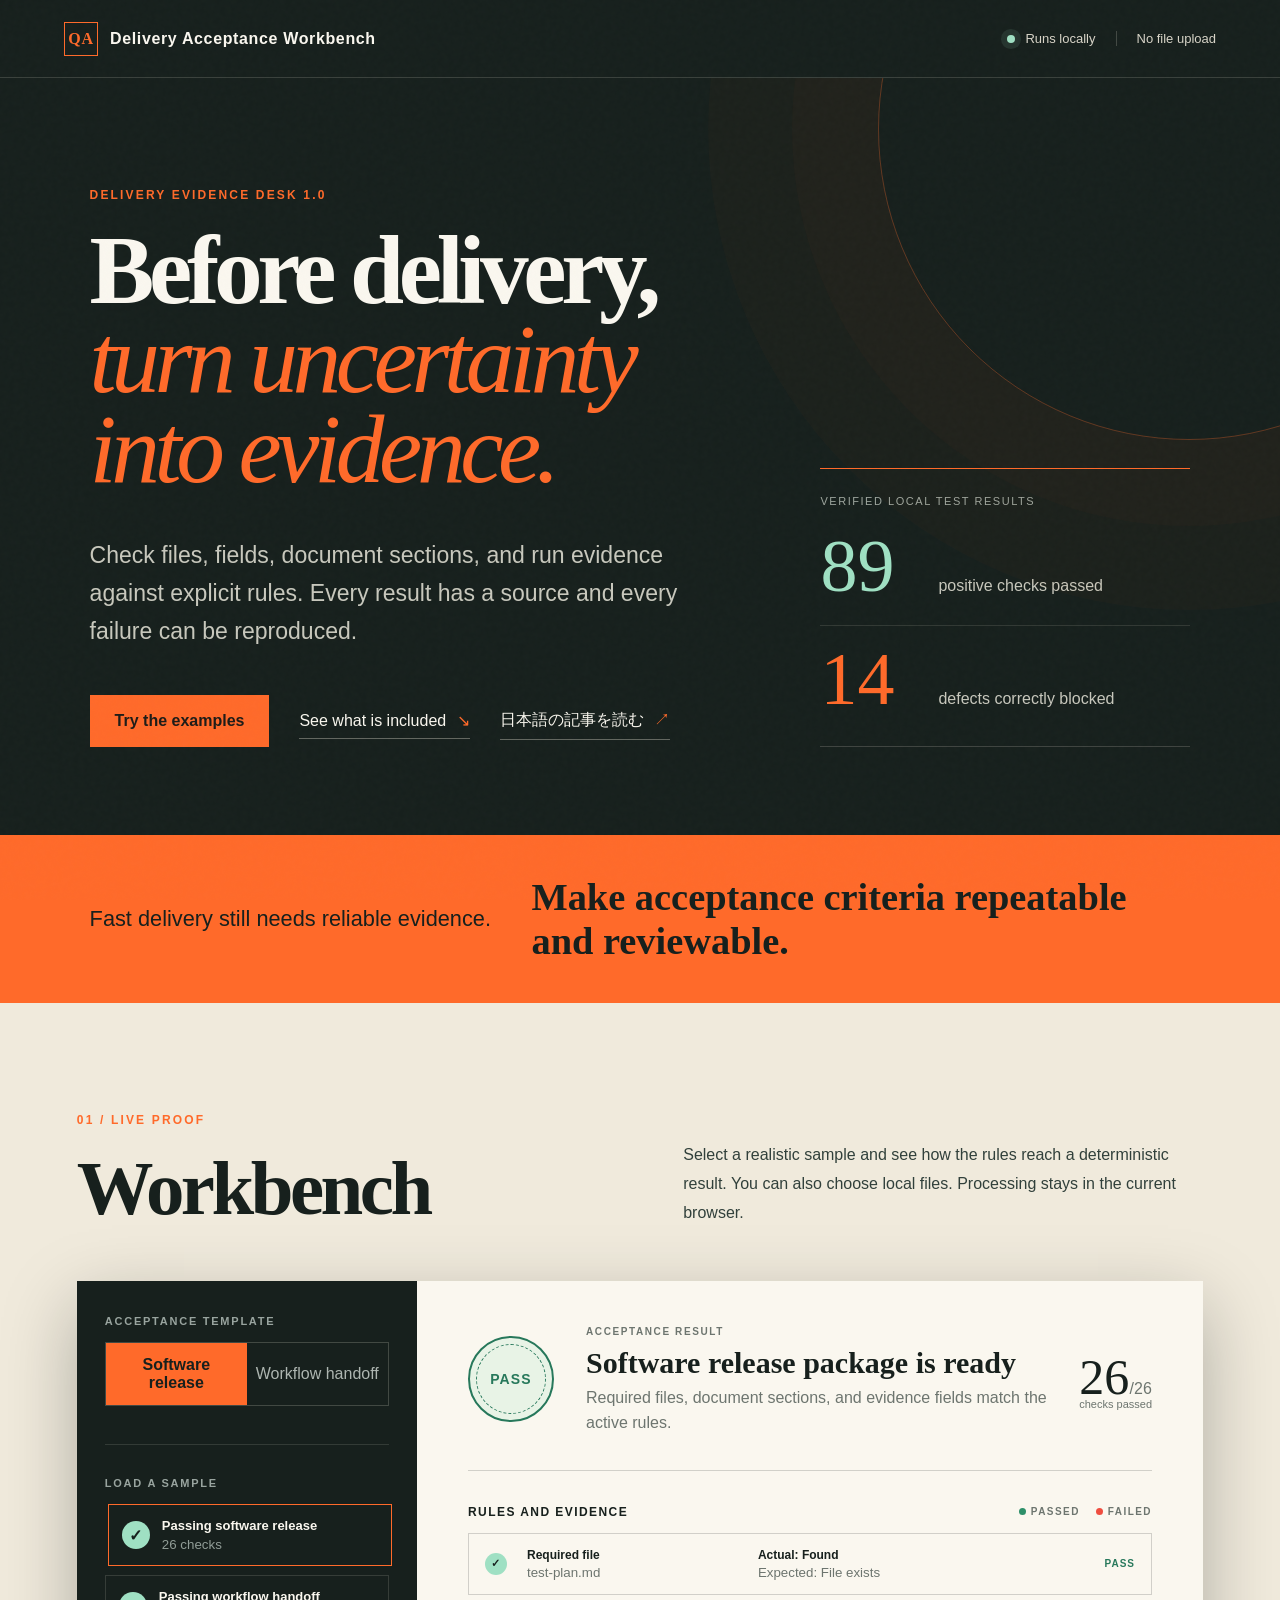
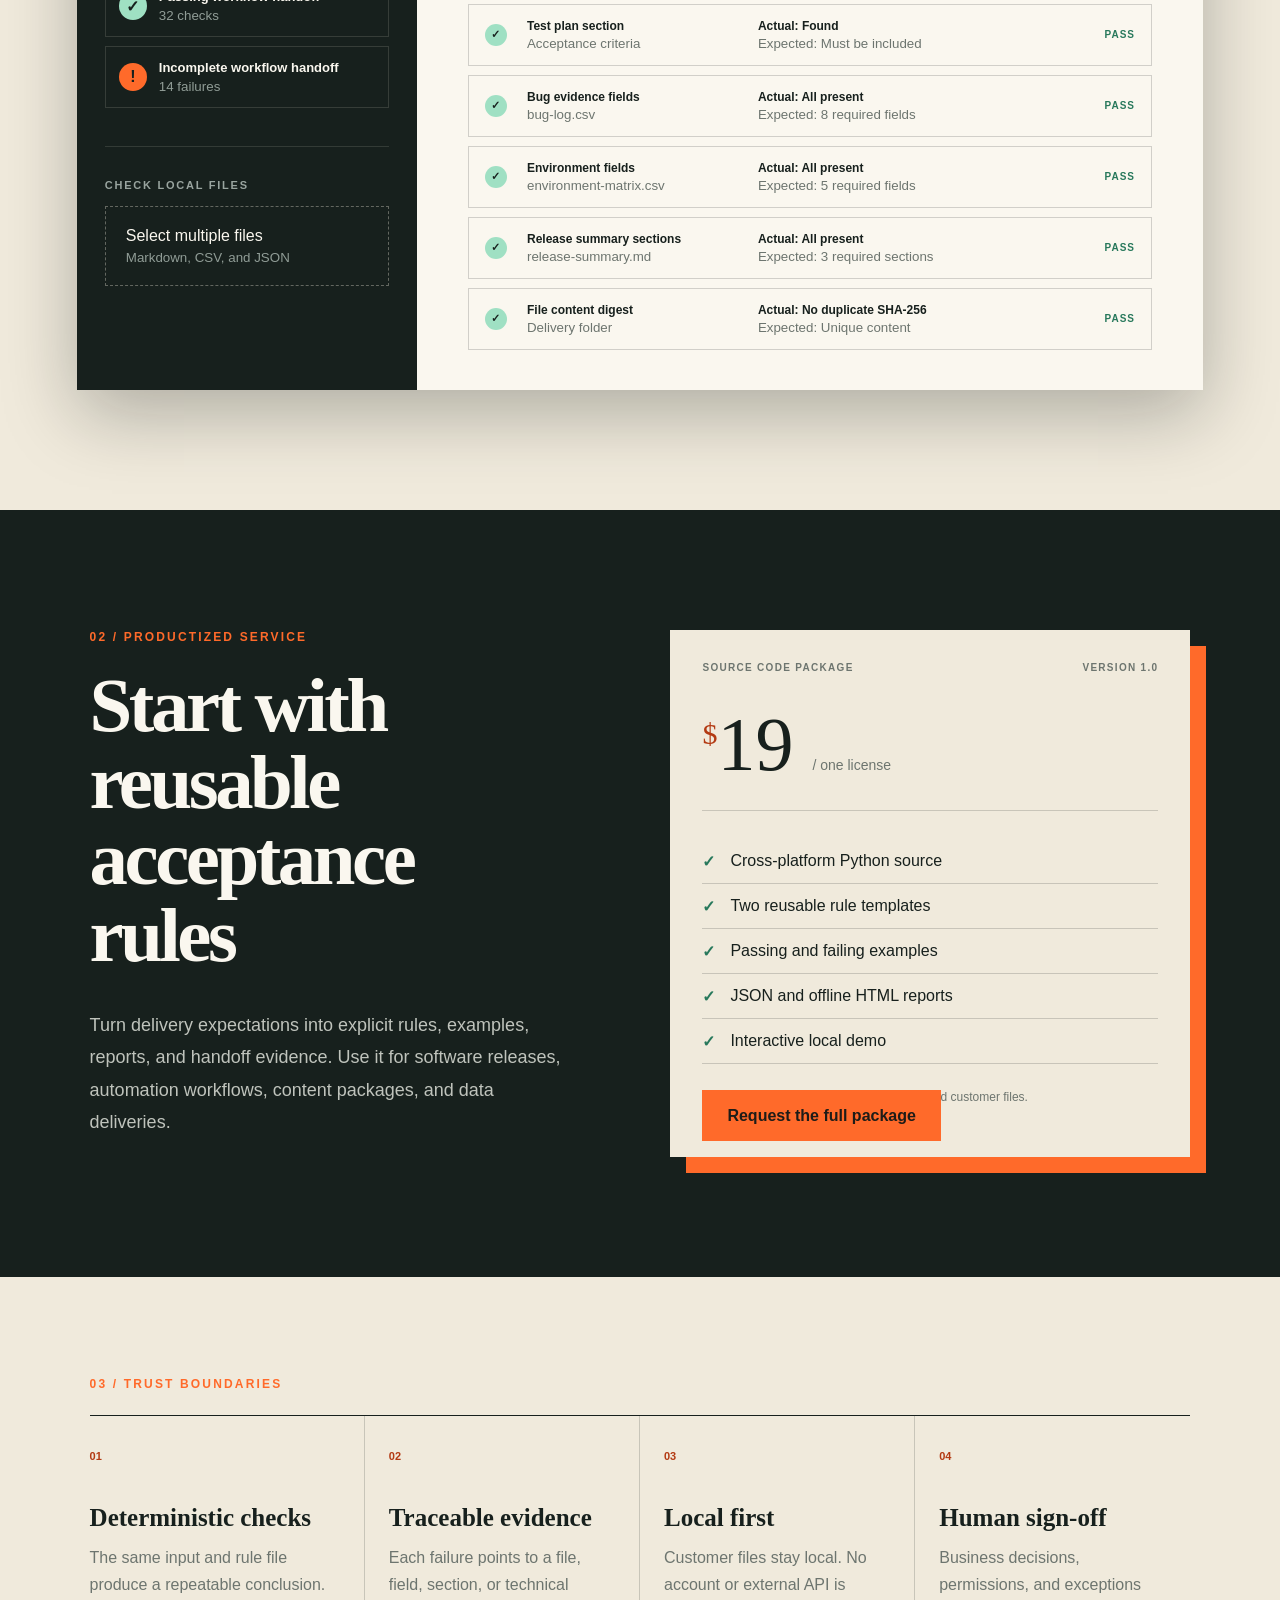
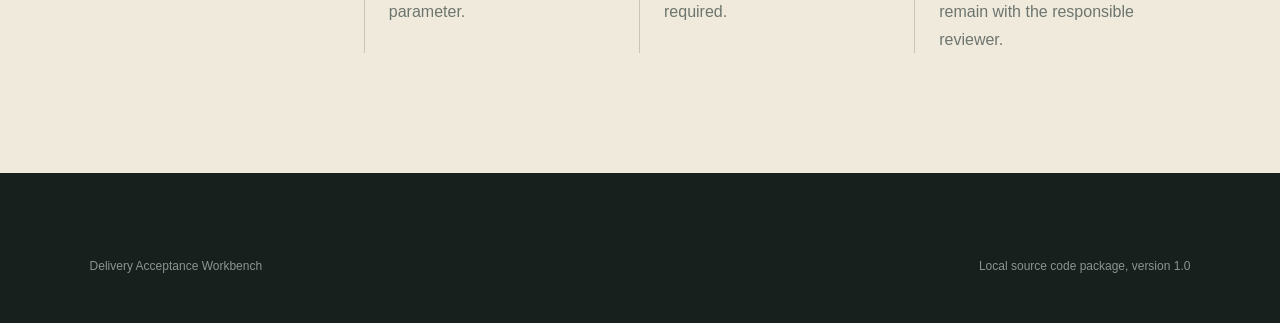
<file: index.html>
<!doctype html>
<html lang="en">
<head>
  <meta charset="utf-8">
  <meta name="viewport" content="width=device-width, initial-scale=1">
  <meta name="description" content="A local demo for checking software release and workflow handoff packages with deterministic rules.">
  <title>Delivery Acceptance Workbench</title>
  <link rel="stylesheet" href="styles.css">
</head>
<body>
  <div class="grain" aria-hidden="true"></div>
  <header class="topbar">
    <a class="brand" href="#top" aria-label="Delivery Acceptance Workbench home">
      <span class="brand-mark">QA</span>
      <span>Delivery Acceptance Workbench</span>
    </a>
    <div class="topbar-meta">
      <span class="live-dot" aria-hidden="true"></span>
      <span>Runs locally</span>
      <span class="privacy">No file upload</span>
    </div>
  </header>

  <main id="top">
    <section class="hero">
      <div class="hero-copy">
        <p class="eyebrow">DELIVERY EVIDENCE DESK 1.0</p>
        <h1>Before delivery,<br><em>turn uncertainty into evidence.</em></h1>
        <p class="hero-lede">Check files, fields, document sections, and run evidence against explicit rules. Every result has a source and every failure can be reproduced.</p>
        <div class="hero-actions">
          <a class="primary-button" href="#workbench">Try the examples</a>
          <a class="text-link" href="#service">See what is included <span>↘</span></a>
          <a class="text-link" href="articles/mobile-game-release-evidence-ja.html" lang="ja">日本語の記事を読む <span>↗</span></a>
        </div>
      </div>
      <div class="hero-proof" aria-label="Verified local test results">
        <span class="proof-label">VERIFIED LOCAL TEST RESULTS</span>
        <strong>89</strong>
        <span>positive checks passed</span>
        <div class="proof-rule"></div>
        <strong class="proof-fail">14</strong>
        <span>defects correctly blocked</span>
      </div>
    </section>

    <section class="manifesto" aria-label="Value statement">
      <p>Fast delivery still needs reliable evidence.</p>
      <p class="manifesto-focus">Make acceptance criteria repeatable and reviewable.</p>
    </section>

    <section class="workbench" id="workbench">
      <div class="workbench-head">
        <div>
          <p class="section-index">01 / LIVE PROOF</p>
          <h2>Workbench</h2>
        </div>
        <p>Select a realistic sample and see how the rules reach a deterministic result. You can also choose local files. Processing stays in the current browser.</p>
      </div>

      <div class="desk">
        <aside class="control-panel">
          <div class="control-block">
            <span class="control-label">Acceptance template</span>
            <div class="segmented" role="group" aria-label="Acceptance template">
              <button class="template-button active" type="button" data-template="software">Software release</button>
              <button class="template-button" type="button" data-template="workflow">Workflow handoff</button>
            </div>
          </div>

          <div class="control-block">
            <span class="control-label">Load a sample</span>
            <button class="sample-button active" type="button" data-sample="software-pass">
              <span class="sample-icon pass">✓</span>
              <span><strong>Passing software release</strong><small>26 checks</small></span>
            </button>
            <button class="sample-button" type="button" data-sample="workflow-pass">
              <span class="sample-icon pass">✓</span>
              <span><strong>Passing workflow handoff</strong><small>32 checks</small></span>
            </button>
            <button class="sample-button" type="button" data-sample="workflow-fail">
              <span class="sample-icon fail">!</span>
              <span><strong>Incomplete workflow handoff</strong><small>14 failures</small></span>
            </button>
          </div>

          <div class="control-block upload-block">
            <span class="control-label">Check local files</span>
            <label class="upload-label" for="file-input">
              <span>Select multiple files</span>
              <small>Markdown, CSV, and JSON</small>
            </label>
            <input id="file-input" type="file" multiple accept=".md,.csv,.json,.txt">
          </div>
        </aside>

        <div class="results-panel" aria-live="polite">
          <div class="result-summary">
            <div class="status-seal pass" id="status-seal">
              <span id="status-word">PASS</span>
            </div>
            <div class="summary-copy">
              <span class="summary-kicker">Acceptance result</span>
              <h3 id="summary-title">Software release package is ready</h3>
              <p id="summary-description">Required files, document sections, and evidence fields match the active rules.</p>
            </div>
            <div class="score">
              <strong id="score-passed">26</strong>
              <span>/</span>
              <span id="score-total">26</span>
              <small>checks passed</small>
            </div>
          </div>

          <div class="evidence-header">
            <span>Rules and evidence</span>
            <div class="legend">
              <span><i class="legend-dot pass"></i>Passed</span>
              <span><i class="legend-dot fail"></i>Failed</span>
            </div>
          </div>

          <div class="evidence-list" id="evidence-list"></div>
        </div>
      </div>
    </section>

    <section class="service" id="service">
      <div class="service-intro">
        <p class="section-index">02 / PRODUCTIZED SERVICE</p>
        <h2>Start with reusable acceptance rules</h2>
        <p>Turn delivery expectations into explicit rules, examples, reports, and handoff evidence. Use it for software releases, automation workflows, content packages, and data deliveries.</p>
      </div>
      <div class="offer-card">
        <div class="offer-topline">
          <span>Source code package</span>
          <span>Version 1.0</span>
        </div>
        <div class="price"><sup>$</sup>19 <small>/ one license</small></div>
        <ul>
          <li>Cross-platform Python source</li>
          <li>Two reusable rule templates</li>
          <li>Passing and failing examples</li>
          <li>JSON and offline HTML reports</li>
          <li>Interactive local demo</li>
        </ul>
        <p class="offer-note">The package runs locally and does not upload customer files.</p>
        <a class="primary-button" href="mailto:stomeonst123@gmail.com?subject=Delivery%20Acceptance%20Workbench&amp;body=Hi%20Gang%2C%0A%0AI%27m%20interested%20in%20Delivery%20Acceptance%20Workbench.%0AMy%20delivery%20type%20is%3A%0AThe%20checks%20I%20need%20are%3A%0A%0AThanks%2C">Request the full package</a>
      </div>
    </section>

    <section class="boundaries">
      <p class="section-index">03 / TRUST BOUNDARIES</p>
      <div class="boundary-grid">
        <article>
          <span>01</span>
          <h3>Deterministic checks</h3>
          <p>The same input and rule file produce a repeatable conclusion.</p>
        </article>
        <article>
          <span>02</span>
          <h3>Traceable evidence</h3>
          <p>Each failure points to a file, field, section, or technical parameter.</p>
        </article>
        <article>
          <span>03</span>
          <h3>Local first</h3>
          <p>Customer files stay local. No account or external API is required.</p>
        </article>
        <article>
          <span>04</span>
          <h3>Human sign-off</h3>
          <p>Business decisions, permissions, and exceptions remain with the responsible reviewer.</p>
        </article>
      </div>
    </section>
  </main>

  <footer>
    <span>Delivery Acceptance Workbench</span>
    <span>Local source code package, version 1.0</span>
  </footer>
  <script src="app.js"></script>
</body>
</html>
</file>
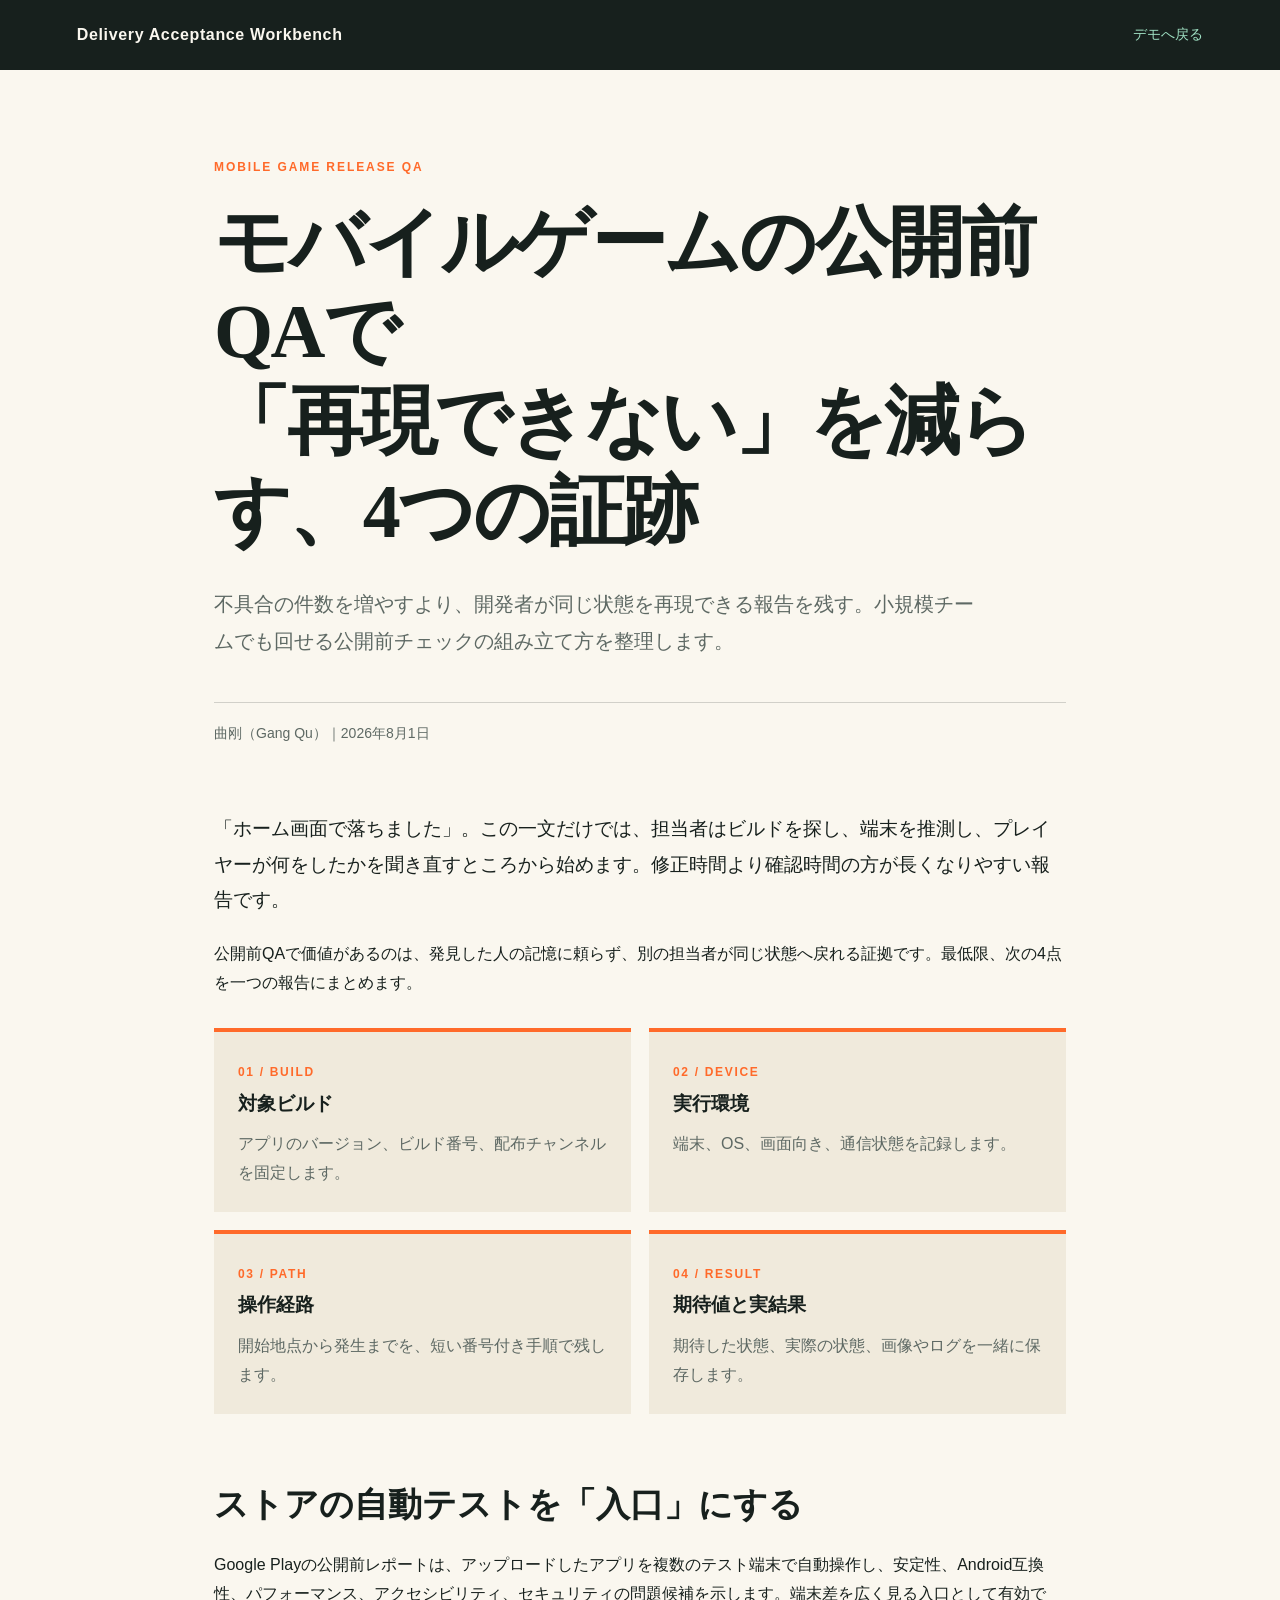
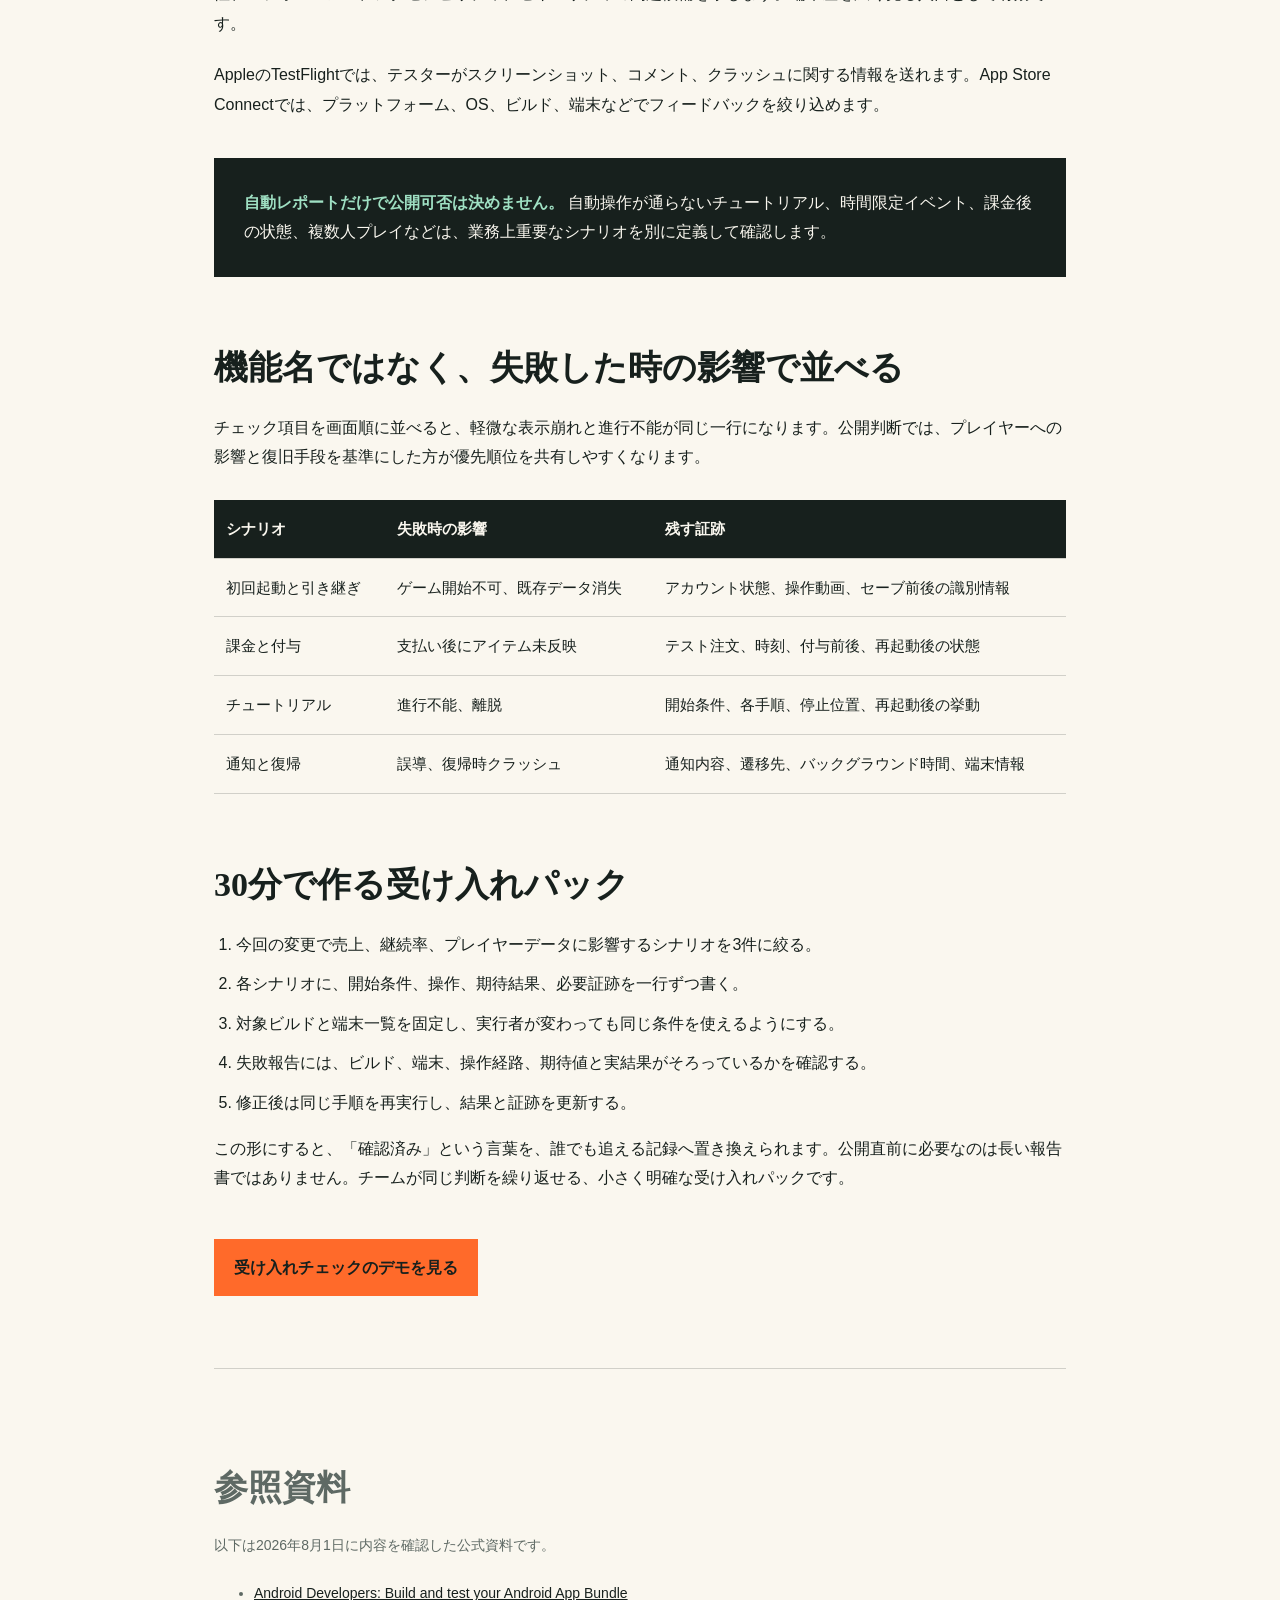
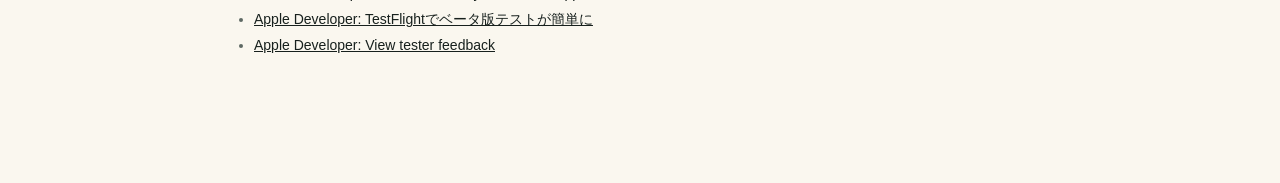
<file: articles/mobile-game-release-evidence-ja.html>
<!doctype html>
<html lang="ja">
<head>
  <meta charset="utf-8">
  <meta name="viewport" content="width=device-width, initial-scale=1">
  <meta name="description" content="モバイルゲームの公開前QAで、再現不能な不具合を減らすために残すべき4つの証跡を解説します。">
  <title>モバイルゲームの公開前QAで「再現できない」を減らす、4つの証跡</title>
  <style>
    :root {
      --ink: #17201d;
      --paper: #faf7ef;
      --paper-dark: #f0eadc;
      --signal: #ff6a2a;
      --mint: #9fe0c3;
      --muted: #5e6964;
      --line: rgba(23, 32, 29, 0.18);
    }
    * { box-sizing: border-box; }
    body {
      margin: 0;
      background: var(--paper);
      color: var(--ink);
      font-family: "Avenir Next", "Hiragino Kaku Gothic ProN", "Yu Gothic", sans-serif;
      line-height: 1.85;
    }
    header {
      background: var(--ink);
      color: var(--paper);
      padding: 20px clamp(22px, 6vw, 84px);
      display: flex;
      justify-content: space-between;
      align-items: center;
      gap: 20px;
    }
    header a { color: inherit; text-decoration: none; }
    .brand { font-weight: 800; letter-spacing: .04em; }
    .back { color: var(--mint); font-size: 14px; }
    main { max-width: 900px; margin: 0 auto; padding: 86px 24px 110px; }
    .eyebrow {
      color: var(--signal);
      font-size: 12px;
      font-weight: 800;
      letter-spacing: .16em;
      margin: 0 0 20px;
    }
    h1 {
      font-family: "Iowan Old Style", "Hiragino Mincho ProN", "Yu Mincho", serif;
      font-size: clamp(42px, 7vw, 76px);
      line-height: 1.18;
      letter-spacing: -.035em;
      margin: 0;
    }
    .dek { color: var(--muted); font-size: 20px; margin: 30px 0 0; max-width: 760px; }
    .byline { border-top: 1px solid var(--line); margin: 42px 0 64px; padding-top: 18px; font-size: 14px; color: var(--muted); }
    h2 {
      font-family: "Iowan Old Style", "Hiragino Mincho ProN", "Yu Mincho", serif;
      font-size: 34px;
      line-height: 1.35;
      margin: 68px 0 22px;
    }
    h3 { font-size: 19px; margin: 0 0 8px; }
    p { margin: 0 0 22px; }
    .lead { font-size: 19px; }
    .evidence-grid { display: grid; grid-template-columns: 1fr 1fr; gap: 18px; margin: 30px 0; }
    .evidence-card { background: var(--paper-dark); border-top: 4px solid var(--signal); padding: 24px; }
    .evidence-card span { color: var(--signal); font-size: 12px; font-weight: 800; letter-spacing: .14em; }
    .evidence-card p { margin: 0; color: var(--muted); }
    table { width: 100%; border-collapse: collapse; margin: 28px 0; font-size: 15px; }
    th, td { border-bottom: 1px solid var(--line); padding: 15px 12px; text-align: left; vertical-align: top; }
    th { background: var(--ink); color: var(--paper); }
    .callout { background: var(--ink); color: var(--paper); padding: 30px; margin: 38px 0; }
    .callout strong { color: var(--mint); }
    .checklist { padding-left: 1.4em; }
    .checklist li { margin-bottom: 10px; }
    .sources { border-top: 1px solid var(--line); margin-top: 72px; padding-top: 28px; font-size: 14px; color: var(--muted); }
    .sources a { color: var(--ink); }
    .cta { display: inline-block; margin-top: 24px; background: var(--signal); color: var(--ink); padding: 14px 20px; font-weight: 800; text-decoration: none; }
    @media (max-width: 680px) {
      .evidence-grid { grid-template-columns: 1fr; }
      header { align-items: flex-start; flex-direction: column; }
      th, td { padding: 12px 8px; }
    }
  </style>
</head>
<body>
  <header>
    <a class="brand" href="../index.html">Delivery Acceptance Workbench</a>
    <a class="back" href="../index.html">デモへ戻る</a>
  </header>
  <main>
    <p class="eyebrow">MOBILE GAME RELEASE QA</p>
    <h1>モバイルゲームの公開前QAで<br>「再現できない」を減らす、4つの証跡</h1>
    <p class="dek">不具合の件数を増やすより、開発者が同じ状態を再現できる報告を残す。小規模チームでも回せる公開前チェックの組み立て方を整理します。</p>
    <p class="byline">曲刚（Gang Qu）｜2026年8月1日</p>

    <p class="lead">「ホーム画面で落ちました」。この一文だけでは、担当者はビルドを探し、端末を推測し、プレイヤーが何をしたかを聞き直すところから始めます。修正時間より確認時間の方が長くなりやすい報告です。</p>
    <p>公開前QAで価値があるのは、発見した人の記憶に頼らず、別の担当者が同じ状態へ戻れる証拠です。最低限、次の4点を一つの報告にまとめます。</p>

    <div class="evidence-grid">
      <article class="evidence-card">
        <span>01 / BUILD</span>
        <h3>対象ビルド</h3>
        <p>アプリのバージョン、ビルド番号、配布チャンネルを固定します。</p>
      </article>
      <article class="evidence-card">
        <span>02 / DEVICE</span>
        <h3>実行環境</h3>
        <p>端末、OS、画面向き、通信状態を記録します。</p>
      </article>
      <article class="evidence-card">
        <span>03 / PATH</span>
        <h3>操作経路</h3>
        <p>開始地点から発生までを、短い番号付き手順で残します。</p>
      </article>
      <article class="evidence-card">
        <span>04 / RESULT</span>
        <h3>期待値と実結果</h3>
        <p>期待した状態、実際の状態、画像やログを一緒に保存します。</p>
      </article>
    </div>

    <h2>ストアの自動テストを「入口」にする</h2>
    <p>Google Playの公開前レポートは、アップロードしたアプリを複数のテスト端末で自動操作し、安定性、Android互換性、パフォーマンス、アクセシビリティ、セキュリティの問題候補を示します。端末差を広く見る入口として有効です。</p>
    <p>AppleのTestFlightでは、テスターがスクリーンショット、コメント、クラッシュに関する情報を送れます。App Store Connectでは、プラットフォーム、OS、ビルド、端末などでフィードバックを絞り込めます。</p>
    <div class="callout"><strong>自動レポートだけで公開可否は決めません。</strong> 自動操作が通らないチュートリアル、時間限定イベント、課金後の状態、複数人プレイなどは、業務上重要なシナリオを別に定義して確認します。</div>

    <h2>機能名ではなく、失敗した時の影響で並べる</h2>
    <p>チェック項目を画面順に並べると、軽微な表示崩れと進行不能が同じ一行になります。公開判断では、プレイヤーへの影響と復旧手段を基準にした方が優先順位を共有しやすくなります。</p>
    <table>
      <thead>
        <tr><th>シナリオ</th><th>失敗時の影響</th><th>残す証跡</th></tr>
      </thead>
      <tbody>
        <tr><td>初回起動と引き継ぎ</td><td>ゲーム開始不可、既存データ消失</td><td>アカウント状態、操作動画、セーブ前後の識別情報</td></tr>
        <tr><td>課金と付与</td><td>支払い後にアイテム未反映</td><td>テスト注文、時刻、付与前後、再起動後の状態</td></tr>
        <tr><td>チュートリアル</td><td>進行不能、離脱</td><td>開始条件、各手順、停止位置、再起動後の挙動</td></tr>
        <tr><td>通知と復帰</td><td>誤導、復帰時クラッシュ</td><td>通知内容、遷移先、バックグラウンド時間、端末情報</td></tr>
      </tbody>
    </table>

    <h2>30分で作る受け入れパック</h2>
    <ol class="checklist">
      <li>今回の変更で売上、継続率、プレイヤーデータに影響するシナリオを3件に絞る。</li>
      <li>各シナリオに、開始条件、操作、期待結果、必要証跡を一行ずつ書く。</li>
      <li>対象ビルドと端末一覧を固定し、実行者が変わっても同じ条件を使えるようにする。</li>
      <li>失敗報告には、ビルド、端末、操作経路、期待値と実結果がそろっているかを確認する。</li>
      <li>修正後は同じ手順を再実行し、結果と証跡を更新する。</li>
    </ol>
    <p>この形にすると、「確認済み」という言葉を、誰でも追える記録へ置き換えられます。公開直前に必要なのは長い報告書ではありません。チームが同じ判断を繰り返せる、小さく明確な受け入れパックです。</p>
    <a class="cta" href="../index.html">受け入れチェックのデモを見る</a>

    <section class="sources">
      <h2>参照資料</h2>
      <p>以下は2026年8月1日に内容を確認した公式資料です。</p>
      <ul>
        <li><a href="https://developer.android.com/guide/app-bundle/test">Android Developers: Build and test your Android App Bundle</a></li>
        <li><a href="https://developer.apple.com/jp/testflight/">Apple Developer: TestFlightでベータ版テストが簡単に</a></li>
        <li><a href="https://developer.apple.com/help/app-store-connect/test-a-beta-version/view-tester-feedback">Apple Developer: View tester feedback</a></li>
      </ul>
    </section>
  </main>
</body>
</html>
</file>
<file: styles.css>
:root {
  --ink: #17201d;
  --ink-soft: #31403b;
  --paper: #f0eadc;
  --paper-light: #faf7ef;
  --signal: #ff6a2a;
  --signal-dark: #b33a13;
  --mint: #9fe0c3;
  --danger: #ef4d3f;
  --line: rgba(23, 32, 29, 0.18);
  --muted: #6d756f;
  --shadow: 0 24px 70px rgba(7, 16, 13, 0.28);
}

* {
  box-sizing: border-box;
}

html {
  scroll-behavior: smooth;
}

body {
  margin: 0;
  background: var(--ink);
  color: var(--paper-light);
  font-family: "Avenir Next", "Gill Sans", "PingFang SC", sans-serif;
  min-height: 100vh;
}

button,
input {
  font: inherit;
}

button,
a {
  -webkit-tap-highlight-color: transparent;
}

.grain {
  position: fixed;
  inset: 0;
  pointer-events: none;
  opacity: 0.12;
  z-index: 10;
  background-image: url("data:image/svg+xml,%3Csvg viewBox='0 0 180 180' xmlns='http://www.w3.org/2000/svg'%3E%3Cfilter id='n'%3E%3CfeTurbulence type='fractalNoise' baseFrequency='.92' numOctaves='3' stitchTiles='stitch'/%3E%3C/filter%3E%3Crect width='100%25' height='100%25' filter='url(%23n)' opacity='.16'/%3E%3C/svg%3E");
}

.topbar {
  height: 78px;
  display: flex;
  align-items: center;
  justify-content: space-between;
  padding: 0 clamp(22px, 5vw, 76px);
  border-bottom: 1px solid rgba(240, 234, 220, 0.16);
  position: relative;
  z-index: 2;
}

.brand {
  color: inherit;
  text-decoration: none;
  display: flex;
  align-items: center;
  gap: 12px;
  font-weight: 700;
  letter-spacing: 0.04em;
}

.brand-mark {
  display: grid;
  place-items: center;
  width: 34px;
  height: 34px;
  border: 1px solid var(--signal);
  color: var(--signal);
  font-family: "Iowan Old Style", "Baskerville", serif;
}

.topbar-meta {
  display: flex;
  gap: 10px;
  align-items: center;
  font-size: 13px;
  color: #d8d4c8;
}

.live-dot {
  width: 8px;
  height: 8px;
  border-radius: 50%;
  background: var(--mint);
  box-shadow: 0 0 0 6px rgba(159, 224, 195, 0.1);
}

.privacy {
  margin-left: 10px;
  padding-left: 20px;
  border-left: 1px solid rgba(240, 234, 220, 0.2);
}

main {
  overflow: hidden;
}

.hero {
  min-height: 720px;
  padding: 110px clamp(22px, 7vw, 108px) 88px;
  display: grid;
  grid-template-columns: minmax(0, 1fr) minmax(260px, 370px);
  gap: 7vw;
  align-items: end;
  position: relative;
}

.hero::before {
  content: "";
  position: absolute;
  width: 620px;
  height: 620px;
  right: -220px;
  top: -260px;
  border: 1px solid rgba(255, 106, 42, 0.32);
  border-radius: 50%;
  box-shadow: 0 0 0 86px rgba(255, 106, 42, 0.025), 0 0 0 170px rgba(255, 106, 42, 0.02);
}

.eyebrow,
.section-index {
  color: var(--signal);
  font-size: 12px;
  font-weight: 800;
  letter-spacing: 0.18em;
  margin: 0 0 24px;
}

h1 {
  font-family: "Iowan Old Style", "Baskerville", "Songti SC", serif;
  font-size: clamp(58px, 7.6vw, 116px);
  letter-spacing: -0.055em;
  line-height: 0.92;
  margin: 0;
  max-width: 1080px;
  font-weight: 600;
}

h1 em {
  font-weight: 400;
  color: var(--signal);
}

.hero-lede {
  max-width: 660px;
  font-size: clamp(18px, 1.8vw, 25px);
  line-height: 1.65;
  color: #c8c8bd;
  margin: 42px 0 0;
}

.hero-actions {
  display: flex;
  gap: 30px;
  align-items: center;
  margin-top: 44px;
}

.primary-button {
  background: var(--signal);
  color: #1e1c18;
  padding: 17px 25px;
  text-decoration: none;
  font-weight: 800;
  transition: transform 180ms ease, background 180ms ease;
}

.primary-button:hover {
  transform: translateY(-3px);
  background: #ff814e;
}

.text-link {
  color: var(--paper-light);
  text-decoration: none;
  border-bottom: 1px solid rgba(240, 234, 220, 0.35);
  padding: 8px 0;
}

.text-link span {
  color: var(--signal);
  margin-left: 6px;
}

.hero-proof {
  border-top: 1px solid var(--signal);
  border-bottom: 1px solid rgba(240, 234, 220, 0.18);
  padding: 26px 0 30px;
  display: grid;
  grid-template-columns: 100px 1fr;
  align-items: baseline;
  gap: 4px 18px;
}

.proof-label {
  grid-column: 1 / -1;
  text-transform: uppercase;
  letter-spacing: 0.14em;
  color: #9ea69f;
  font-size: 11px;
  margin-bottom: 18px;
}

.hero-proof strong {
  font-family: "Iowan Old Style", "Baskerville", serif;
  font-size: 74px;
  line-height: 1;
  color: var(--mint);
  font-weight: 500;
}

.hero-proof span:not(.proof-label) {
  color: #c8c8bd;
}

.hero-proof .proof-fail {
  color: var(--signal);
}

.proof-rule {
  grid-column: 1 / -1;
  height: 1px;
  background: rgba(240, 234, 220, 0.12);
  margin: 18px 0 12px;
}

.manifesto {
  background: var(--signal);
  color: var(--ink);
  padding: 40px clamp(22px, 7vw, 108px);
  display: grid;
  grid-template-columns: 1fr 1.6fr;
  gap: 30px;
  align-items: center;
}

.manifesto p {
  margin: 0;
  font-size: clamp(17px, 1.7vw, 25px);
}

.manifesto-focus {
  font-family: "Iowan Old Style", "Baskerville", "Songti SC", serif;
  font-size: clamp(26px, 3vw, 46px) !important;
  font-weight: 600;
}

.workbench {
  background: var(--paper);
  color: var(--ink);
  padding: 110px clamp(22px, 6vw, 90px) 120px;
}

.workbench-head {
  display: grid;
  grid-template-columns: 1fr minmax(300px, 520px);
  gap: 40px;
  align-items: end;
  margin-bottom: 54px;
}

h2 {
  font-family: "Iowan Old Style", "Baskerville", "Songti SC", serif;
  font-size: clamp(48px, 6vw, 86px);
  letter-spacing: -0.045em;
  line-height: 1;
  margin: 0;
}

.workbench-head > p,
.service-intro > p:last-child {
  line-height: 1.8;
  color: var(--ink-soft);
  margin: 0;
}

.desk {
  display: grid;
  grid-template-columns: minmax(260px, 340px) 1fr;
  box-shadow: var(--shadow);
  min-height: 660px;
}

.control-panel {
  background: var(--ink);
  color: var(--paper-light);
  padding: 34px 28px;
}

.control-block + .control-block {
  margin-top: 38px;
  padding-top: 32px;
  border-top: 1px solid rgba(240, 234, 220, 0.13);
}

.control-label {
  display: block;
  color: #99a49f;
  font-size: 11px;
  font-weight: 800;
  letter-spacing: 0.16em;
  text-transform: uppercase;
  margin-bottom: 15px;
}

.segmented {
  display: grid;
  grid-template-columns: 1fr 1fr;
  border: 1px solid rgba(240, 234, 220, 0.2);
}

.template-button {
  border: 0;
  background: transparent;
  color: #aeb6b1;
  padding: 13px 8px;
  cursor: pointer;
}

.template-button.active {
  background: var(--signal);
  color: var(--ink);
  font-weight: 800;
}

.sample-button {
  width: 100%;
  border: 1px solid rgba(240, 234, 220, 0.14);
  background: transparent;
  color: inherit;
  padding: 13px;
  display: flex;
  gap: 12px;
  align-items: center;
  text-align: left;
  cursor: pointer;
  margin-top: 9px;
  transition: border-color 160ms ease, transform 160ms ease;
}

.sample-button:hover,
.sample-button.active {
  border-color: var(--signal);
  transform: translateX(3px);
}

.sample-button strong,
.sample-button small {
  display: block;
}

.sample-button strong {
  font-size: 13px;
}

.sample-button small {
  color: #909c96;
  margin-top: 4px;
}

.sample-icon {
  width: 28px;
  height: 28px;
  display: grid;
  place-items: center;
  flex: 0 0 auto;
  border-radius: 50%;
  font-weight: 900;
}

.sample-icon.pass {
  background: var(--mint);
  color: var(--ink);
}

.sample-icon.fail {
  background: var(--signal);
  color: var(--ink);
}

#file-input {
  position: absolute;
  inline-size: 1px;
  block-size: 1px;
  opacity: 0;
}

.upload-label {
  display: block;
  border: 1px dashed rgba(240, 234, 220, 0.35);
  padding: 20px;
  cursor: pointer;
  transition: border-color 160ms ease, background 160ms ease;
}

.upload-label:hover {
  border-color: var(--mint);
  background: rgba(159, 224, 195, 0.06);
}

.upload-label span,
.upload-label small {
  display: block;
}

.upload-label small {
  color: #909c96;
  margin-top: 5px;
}

.results-panel {
  background: var(--paper-light);
  padding: 40px clamp(24px, 4vw, 58px);
  min-width: 0;
}

.result-summary {
  display: grid;
  grid-template-columns: 94px 1fr auto;
  gap: 24px;
  align-items: center;
  padding-bottom: 34px;
  border-bottom: 1px solid var(--line);
}

.status-seal {
  width: 86px;
  height: 86px;
  border-radius: 50%;
  display: grid;
  place-items: center;
  border: 2px solid currentColor;
  font-size: 14px;
  font-weight: 900;
  letter-spacing: 0.08em;
  position: relative;
}

.status-seal::after {
  content: "";
  position: absolute;
  inset: 6px;
  border: 1px dashed currentColor;
  border-radius: 50%;
}

.status-seal.pass {
  color: #27785b;
  background: rgba(159, 224, 195, 0.2);
}

.status-seal.fail {
  color: var(--danger);
  background: rgba(239, 77, 63, 0.08);
}

.summary-kicker {
  text-transform: uppercase;
  letter-spacing: 0.16em;
  color: var(--muted);
  font-size: 10px;
  font-weight: 800;
}

.summary-copy h3 {
  font-family: "Iowan Old Style", "Baskerville", "Songti SC", serif;
  font-size: 30px;
  margin: 7px 0 6px;
}

.summary-copy p {
  color: var(--muted);
  margin: 0;
  line-height: 1.55;
}

.score {
  display: grid;
  grid-template-columns: auto auto auto;
  align-items: baseline;
  color: var(--muted);
}

.score strong {
  font-family: "Iowan Old Style", "Baskerville", serif;
  color: var(--ink);
  font-size: 50px;
  font-weight: 500;
}

.score small {
  grid-column: 1 / -1;
  text-align: right;
  margin-top: -8px;
  font-size: 11px;
}

.evidence-header {
  display: flex;
  justify-content: space-between;
  align-items: center;
  margin: 34px 0 14px;
  font-size: 12px;
  font-weight: 800;
  text-transform: uppercase;
  letter-spacing: 0.12em;
}

.legend {
  display: flex;
  gap: 16px;
  color: var(--muted);
  font-size: 10px;
}

.legend-dot {
  display: inline-block;
  width: 7px;
  height: 7px;
  border-radius: 50%;
  margin-right: 5px;
}

.legend-dot.pass {
  background: #2d8f69;
}

.legend-dot.fail {
  background: var(--danger);
}

.evidence-list {
  display: grid;
  gap: 9px;
}

.evidence-item {
  display: grid;
  grid-template-columns: 28px minmax(130px, 0.8fr) minmax(160px, 1fr) 92px;
  gap: 14px;
  align-items: center;
  border: 1px solid var(--line);
  padding: 14px 16px;
  opacity: 0;
  transform: translateY(8px);
  animation: reveal 360ms ease forwards;
}

.evidence-state {
  width: 22px;
  height: 22px;
  display: grid;
  place-items: center;
  border-radius: 50%;
  font-size: 11px;
  font-weight: 900;
}

.evidence-item.pass .evidence-state {
  background: var(--mint);
}

.evidence-item.fail .evidence-state {
  background: var(--danger);
  color: white;
}

.evidence-rule strong,
.evidence-value strong {
  display: block;
  font-size: 12px;
}

.evidence-rule small,
.evidence-value small {
  display: block;
  margin-top: 3px;
  color: var(--muted);
  white-space: nowrap;
  overflow: hidden;
  text-overflow: ellipsis;
}

.evidence-badge {
  justify-self: end;
  font-size: 10px;
  font-weight: 900;
  letter-spacing: 0.1em;
}

.evidence-item.pass .evidence-badge {
  color: #27785b;
}

.evidence-item.fail .evidence-badge {
  color: var(--danger);
}

@keyframes reveal {
  to {
    opacity: 1;
    transform: translateY(0);
  }
}

.service {
  padding: 120px clamp(22px, 7vw, 108px);
  display: grid;
  grid-template-columns: 1fr minmax(340px, 520px);
  gap: 8vw;
  align-items: start;
}

.service-intro h2 {
  max-width: 720px;
}

.service-intro > p:last-child {
  color: #bfc3bc;
  max-width: 620px;
  margin-top: 34px;
  font-size: 18px;
}

.offer-card {
  background: var(--paper);
  color: var(--ink);
  padding: 32px;
  box-shadow: 16px 16px 0 var(--signal);
}

.offer-topline {
  display: flex;
  justify-content: space-between;
  text-transform: uppercase;
  letter-spacing: 0.13em;
  font-size: 10px;
  font-weight: 800;
  color: var(--muted);
}

.price {
  font-family: "Iowan Old Style", "Baskerville", serif;
  font-size: 76px;
  margin: 28px 0;
  border-bottom: 1px solid var(--line);
  padding-bottom: 22px;
}

.price sup {
  font-size: 30px;
  color: var(--signal-dark);
}

.price small {
  font-family: "Avenir Next", "Gill Sans", sans-serif;
  font-size: 14px;
  color: var(--muted);
}

.offer-card ul {
  padding: 0;
  margin: 0;
  list-style: none;
}

.offer-card li {
  padding: 13px 0 13px 28px;
  border-bottom: 1px solid var(--line);
  position: relative;
}

.offer-card li::before {
  content: "✓";
  position: absolute;
  left: 0;
  color: #27785b;
  font-weight: 900;
}

.offer-note {
  font-size: 12px;
  color: var(--muted);
  line-height: 1.6;
  margin: 24px 0 0;
}

.boundaries {
  background: var(--paper);
  color: var(--ink);
  padding: 100px clamp(22px, 7vw, 108px) 120px;
}

.boundary-grid {
  display: grid;
  grid-template-columns: repeat(4, 1fr);
  border-top: 1px solid var(--ink);
}

.boundary-grid article {
  padding: 30px 24px 0 0;
  min-height: 230px;
  border-right: 1px solid var(--line);
}

.boundary-grid article + article {
  padding-left: 24px;
}

.boundary-grid article:last-child {
  border-right: 0;
}

.boundary-grid article > span {
  color: var(--signal-dark);
  font-size: 11px;
  font-weight: 900;
}

.boundary-grid h3 {
  font-family: "Iowan Old Style", "Baskerville", serif;
  font-size: 25px;
  margin: 40px 0 12px;
}

.boundary-grid p {
  color: var(--muted);
  line-height: 1.7;
  margin: 0;
}

footer {
  min-height: 150px;
  padding: 50px clamp(22px, 7vw, 108px);
  display: flex;
  justify-content: space-between;
  align-items: end;
  color: #8b958f;
  font-size: 12px;
}

@media (max-width: 980px) {
  .hero {
    grid-template-columns: 1fr;
    min-height: auto;
  }

  .hero-proof {
    max-width: 430px;
  }

  .desk {
    grid-template-columns: 1fr;
  }

  .control-panel {
    display: grid;
    grid-template-columns: 1fr 1fr;
    gap: 24px;
  }

  .control-block + .control-block {
    margin-top: 0;
    padding-top: 0;
    border-top: 0;
  }

  .upload-block {
    grid-column: 1 / -1;
  }

  .service {
    grid-template-columns: 1fr;
  }

  .boundary-grid {
    grid-template-columns: 1fr 1fr;
  }

  .boundary-grid article:nth-child(2) {
    border-right: 0;
  }
}

@media (max-width: 680px) {
  .topbar {
    height: 66px;
    padding-inline: 24px;
  }

  .topbar-meta {
    display: none;
  }

  .brand {
    font-size: 14px;
    letter-spacing: 0;
  }

  .privacy {
    display: none;
  }

  .hero {
    padding-top: 80px;
  }

  h1 {
    font-size: clamp(46px, 14vw, 68px);
  }

  h1 em {
    display: block;
    font-size: 0.72em;
    overflow-wrap: anywhere;
  }

  .hero-actions {
    align-items: flex-start;
    flex-direction: column;
  }

  .manifesto,
  .workbench-head {
    grid-template-columns: 1fr;
  }

  .control-panel {
    grid-template-columns: 1fr;
  }

  .upload-block {
    grid-column: auto;
  }

  .result-summary {
    grid-template-columns: 74px 1fr;
  }

  .status-seal {
    width: 68px;
    height: 68px;
  }

  .score {
    grid-column: 1 / -1;
    justify-self: end;
  }

  .evidence-item {
    grid-template-columns: 24px 1fr auto;
  }

  .evidence-value {
    grid-column: 2 / -1;
  }

  .boundary-grid {
    grid-template-columns: 1fr;
  }

  .boundary-grid article,
  .boundary-grid article:nth-child(2) {
    border-right: 0;
    border-bottom: 1px solid var(--line);
    padding-left: 0;
  }

  footer {
    flex-direction: column;
    align-items: flex-start;
    gap: 12px;
  }
}

@media (prefers-reduced-motion: reduce) {
  html {
    scroll-behavior: auto;
  }

  *,
  *::before,
  *::after {
    animation-duration: 0.001ms !important;
    transition-duration: 0.001ms !important;
  }
}
</file>
